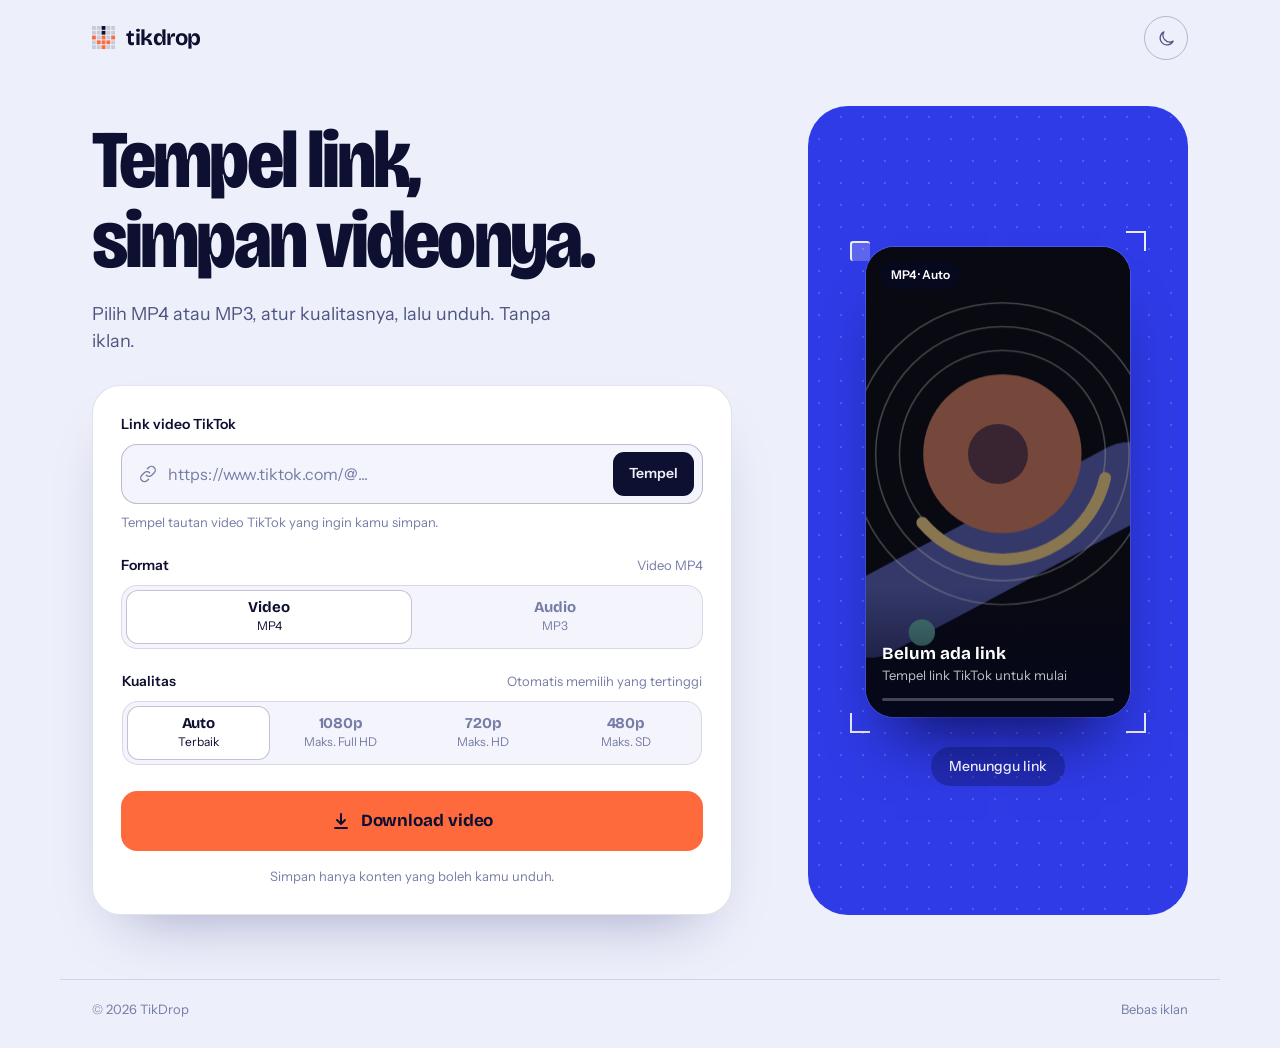
<file: frontend/index.html>
<!doctype html>
<html lang="id">
<head>
<meta charset="utf-8" />
<meta name="viewport" content="width=device-width, initial-scale=1, viewport-fit=cover" />
<meta name="theme-color" content="#0d1030" />
<meta name="color-scheme" content="dark light" />
<meta name="mobile-web-app-capable" content="yes" />
<meta name="apple-mobile-web-app-capable" content="yes" />
<meta name="apple-mobile-web-app-status-bar-style" content="black-translucent" />
<meta name="apple-mobile-web-app-title" content="TikDrop" />
<link rel="manifest" href="/manifest.json" />
<link rel="apple-touch-icon" sizes="180x180" href="/icons/apple-touch-icon.png" />
<meta name="description" content="TikDrop — simpan video TikTok sebagai MP4 atau MP3, tanpa iklan." />
<title>TikDrop — Tempel link, simpan videonya</title>
<link rel="icon" href="data:image/svg+xml,%3Csvg xmlns='http://www.w3.org/2000/svg' viewBox='0 0 32 32'%3E%3Crect width='32' height='32' rx='8' fill='%230d1030'/%3E%3Cpath d='M13 6h6v9h5l-8 9-8-9h5z' fill='%23ff6a3d'/%3E%3C/svg%3E" />
<link rel="preconnect" href="https://fonts.googleapis.com" />
<link rel="preconnect" href="https://fonts.gstatic.com" crossorigin />
<link href="https://fonts.googleapis.com/css2?family=Bricolage+Grotesque:opsz,wdth,wght@12..96,75..100,500..800&family=Instrument+Sans:wght@400..700&display=swap" rel="stylesheet" />
<link rel="stylesheet" href="style.css" />
<script>try{document.documentElement.dataset.theme=localStorage.getItem('tikdrop-theme')||(matchMedia('(prefers-color-scheme: light)').matches?'light':'dark')}catch(e){document.documentElement.dataset.theme='dark'}</script>
</head>
<body>
<header class="top">
  <a class="brand" href="#top" aria-label="TikDrop beranda">
    <svg viewBox="0 0 25 25" aria-hidden="true"><g fill="currentColor" opacity=".16"><rect x="0" y="0" width="4" height="4"/><rect x="5" y="0" width="4" height="4"/><rect x="15" y="0" width="4" height="4"/><rect x="20" y="0" width="4" height="4"/><rect x="5" y="5" width="4" height="4"/><rect x="15" y="5" width="4" height="4"/><rect x="0" y="5" width="4" height="4"/><rect x="20" y="5" width="4" height="4"/><rect x="5" y="10" width="4" height="4"/><rect x="15" y="10" width="4" height="4"/><rect x="0" y="15" width="4" height="4"/><rect x="20" y="15" width="4" height="4"/><rect x="0" y="20" width="4" height="4"/><rect x="5" y="20" width="4" height="4"/><rect x="15" y="20" width="4" height="4"/><rect x="20" y="20" width="4" height="4"/></g><g fill="currentColor"><rect x="10" y="0" width="4" height="4"/><rect x="10" y="5" width="4" height="4"/></g><g fill="#ff6a3d"><rect x="0" y="10" width="4" height="4"/><rect x="10" y="10" width="4" height="4"/><rect x="20" y="10" width="4" height="4"/><rect x="5" y="15" width="4" height="4"/><rect x="10" y="15" width="4" height="4"/><rect x="15" y="15" width="4" height="4"/><rect x="10" y="20" width="4" height="4"/></g></svg>
    <span>tikdrop</span>
  </a>
  <div class="top-actions">
  <button class="theme install-control" id="installButton" type="button" aria-label="Install TikDrop" title="Install TikDrop" hidden>
    <svg viewBox="0 0 24 24" aria-hidden="true"><rect x="5" y="3" width="14" height="18" rx="2.5" fill="none" stroke="currentColor" stroke-width="1.7"/><path d="M12 8v8m-4-4h8" fill="none" stroke="currentColor" stroke-width="1.7" stroke-linecap="round"/></svg>
  </button>
  <button class="theme" id="themeButton" type="button" aria-label="Ganti tema" title="Ganti tema">
    <svg class="sun" viewBox="0 0 24 24" aria-hidden="true"><circle cx="12" cy="12" r="3.7"/><path d="M12 2v2m0 16v2M4.9 4.9l1.4 1.4m11.4 11.4 1.4 1.4M2 12h2m16 0h2M4.9 19.1l1.4-1.4m11.4-11.4 1.4-1.4"/></svg>
    <svg class="moon" viewBox="0 0 24 24" aria-hidden="true"><path d="M20.4 15.3A8.6 8.6 0 0 1 8.7 3.6 8.7 8.7 0 1 0 20.4 15.3Z"/></svg>
  </button>
  </div>
</header>

<dialog class="install-help" id="installHelp" aria-labelledby="installHelpTitle">
  <form method="dialog">
    <h2 id="installHelpTitle">Tambahkan TikDrop ke Home Screen</h2>
    <p>Di Safari, ketuk tombol Bagikan, pilih <strong>Tambahkan ke Layar Utama</strong>, lalu ketuk Tambahkan.</p>
    <button class="go" type="submit">Mengerti</button>
  </form>
</dialog>

<main class="hero" id="top">
  <div class="lead">
    <h1 id="pageTitle"><span class="ln"><span>Tempel link,</span></span><span class="ln"><span>simpan videonya.</span></span></h1>
    <p>Pilih MP4 atau MP3, atur kualitasnya, lalu unduh. Tanpa iklan.</p>
  </div>

  <div class="panel" id="downloader">
    <label class="lbl" for="videoUrl">Link video TikTok</label>
    <div class="url" id="urlField">
      <svg class="lead-ico" viewBox="0 0 24 24" aria-hidden="true"><path d="M10 13.5a4.5 4.5 0 0 0 6.4 0l3-3a4.5 4.5 0 0 0-6.4-6.4l-1.7 1.7M14 10.5a4.5 4.5 0 0 0-6.4 0l-3 3a4.5 4.5 0 0 0 6.4 6.4l1.7-1.7"/></svg>
      <input id="videoUrl" type="url" inputmode="url" autocomplete="url" autocapitalize="off" spellcheck="false" placeholder="https://www.tiktok.com/@..." />
      <button class="clear" id="clearButton" type="button" aria-label="Hapus tautan">×</button>
      <button class="paste" id="pasteButton" type="button" aria-label="Tempel link dari clipboard">Tempel</button>
    </div>
    <p class="hint" id="fieldHint">Tempel tautan video TikTok yang ingin kamu simpan.</p>

    <div class="row"><span class="lbl">Format</span><span class="sub" id="formatHint">Video MP4</span></div>
    <div class="seg" id="formatSeg" style="--n:2;--i:0" role="group" aria-label="Pilih format download">
      <span class="thumb" aria-hidden="true"></span>
      <button class="format-option" data-format="video" type="button" aria-pressed="true"><strong>Video</strong><small>MP4</small></button>
      <button class="format-option" data-format="audio" type="button" aria-pressed="false"><strong>Audio</strong><small>MP3</small></button>
    </div>

    <div class="collapse" id="qualityRow">
      <div>
        <div class="row"><span class="lbl">Kualitas</span><span class="sub" id="qualityHint">Otomatis memilih yang tertinggi</span></div>
        <div class="seg" id="qualitySeg" style="--n:4;--i:0" role="group" aria-label="Pilih kualitas video">
          <span class="thumb" aria-hidden="true"></span>
          <button class="quality-option" data-quality="best" type="button" aria-pressed="true"><strong>Auto</strong><small>Terbaik</small></button>
          <button class="quality-option" data-quality="1080" type="button" aria-pressed="false"><strong>1080p</strong><small>Maks. Full HD</small></button>
          <button class="quality-option" data-quality="720" type="button" aria-pressed="false"><strong>720p</strong><small>Maks. HD</small></button>
          <button class="quality-option" data-quality="480" type="button" aria-pressed="false"><strong>480p</strong><small>Maks. SD</small></button>
        </div>
      </div>
    </div>

    <button class="go" id="downloadButton" type="button">
      <svg class="dl" viewBox="0 0 20 20" aria-hidden="true"><path d="M10 3v10m-4-4 4 4 4-4M4 17h12"/></svg>
      <span class="button-text">Download video</span>
    </button>
    <div class="message" id="message" role="status" aria-live="polite"></div>
    <p class="legal">Simpan hanya konten yang boleh kamu unduh.</p>
  </div>

  <aside class="stage" aria-hidden="true">
    <div class="vf" id="vf" data-state="idle">
      <i class="cn tl"></i><i class="cn tr"></i><i class="cn bl"></i><i class="cn br"></i>
      <div class="screen" id="screen">
          <canvas id="cv"></canvas><img id="videoThumbnail" class="preview-thumb" alt="" aria-hidden="true"><span class="scan"></span>
        <span class="tag" id="hudTag">MP4 · Auto</span>
        <svg class="glyph" viewBox="0 0 64 64"><circle cx="32" cy="32" r="30" fill="rgba(8,10,40,.55)"/><g class="g-idle" fill="none" stroke="#fff" stroke-width="3" stroke-linecap="round"><path d="M28 34a6 6 0 0 0 8.5 0l4-4a6 6 0 0 0-8.5-8.5l-2 2M36 30a6 6 0 0 0-8.5 0l-4 4a6 6 0 0 0 8.5 8.5l2-2"/></g><path class="g-ready" d="M26 21v22l18-11z" fill="#fff"/><path class="g-done" d="M20 33l8 8 16-17" fill="none" stroke="#ffc247" stroke-width="4" stroke-linecap="round" stroke-linejoin="round"/><path class="g-error" d="M32 20v15m0 8v1" fill="none" stroke="#ff8a8a" stroke-width="4" stroke-linecap="round"/></svg>
        <div class="cap"><b id="hudUser">Belum ada link</b><span id="hudMeta">Tempel link TikTok untuk mulai</span><div class="tl"><i></i></div></div>
      </div>
    </div>
    <p class="tray" id="tray">Menunggu link</p>
  </aside>
</main>

<footer class="foot"><span>© 2026 TikDrop</span><span>Bebas iklan</span></footer>
<script src="app.js"></script>
</body>
</html>
</file>
<file: frontend/style.css>
:root{--bg:#0d1030;--surface:#151a45;--field:#0f1338;--thumb:#2a3282;--ink:#eef0ff;--muted:#a3a9d6;--faint:#8087bd;--line:rgba(150,160,255,.15);--line2:rgba(150,160,255,.3);--accent:#ff6a3d;--on-accent:#0d1030;--stage:#2b35d8;--danger:#ff8f8f;--focus:#ff6a3d;--shadow:none;color-scheme:dark}
[data-theme=light]{--bg:#edeffa;--surface:#fff;--field:#f3f4fc;--thumb:#fff;--ink:#0d1030;--muted:#4f5580;--faint:#767ca6;--line:rgba(20,26,80,.12);--line2:rgba(20,26,80,.26);--stage:#2f3be6;--danger:#c42a2a;--focus:#2f3be6;--shadow:0 30px 60px -34px rgba(20,26,100,.4);color-scheme:light}
*{box-sizing:border-box}
html{scroll-behavior:smooth}
body{margin:0;min-width:320px;min-height:100vh;background:var(--bg);color:var(--ink);font:400 16px/1.5 'Instrument Sans',system-ui,sans-serif;overflow-x:hidden;transition:background .4s}
button,input{font:inherit;color:inherit}button{cursor:pointer;-webkit-tap-highlight-color:transparent}
a{color:inherit;text-decoration:none}p,h1{margin:0}
:focus-visible{outline:2px solid var(--focus);outline-offset:3px}
.top,.hero,.foot{width:min(1160px,100%);margin:0 auto;padding-left:clamp(18px,3vw,32px);padding-right:clamp(18px,3vw,32px)}
.top{height:76px;display:flex;align-items:center;justify-content:space-between}
.top-actions{display:flex;align-items:center;gap:8px}
.install-control[hidden]{display:none}
.brand{display:inline-flex;align-items:center;gap:10px;font:700 22px 'Bricolage Grotesque',sans-serif;letter-spacing:-.02em}.brand svg{width:24px;height:24px}
.theme{width:44px;height:44px;border-radius:50%;border:1px solid var(--line2);background:transparent;display:grid;place-items:center;color:var(--muted);position:relative;transition:color .2s,border-color .2s}
.theme:hover{color:var(--ink)}.theme svg{grid-area:1/1;width:19px;height:19px;fill:none;stroke:currentColor;stroke-width:1.6;stroke-linecap:round;stroke-linejoin:round;transition:transform .5s cubic-bezier(.3,1.4,.5,1),opacity .3s}
.install-help{width:min(420px,calc(100vw - 32px));padding:24px;border:1px solid var(--line2);border-radius:24px;background:var(--surface);color:var(--ink);box-shadow:var(--shadow)}
.install-help::backdrop{background:rgba(5,7,30,.64);backdrop-filter:blur(5px)}
.install-help form{display:grid;gap:12px}.install-help h2{font:700 24px/1.1 'Bricolage Grotesque',sans-serif}.install-help p{color:var(--muted);font-size:15px}.install-help .go{height:52px;margin-top:4px}
[data-theme=dark] .moon,[data-theme=light] .sun{opacity:0;transform:rotate(-80deg) scale(.4)}
.hero{display:grid;grid-template-columns:minmax(0,1fr) 380px;grid-template-areas:"lead stage" "panel stage";column-gap:clamp(28px,4vw,56px);row-gap:30px;padding-top:30px;padding-bottom:64px;align-items:start}
.lead{grid-area:lead;padding-top:14px}
h1{font:800 clamp(44px,6.4vw,84px)/.98 'Bricolage Grotesque',sans-serif;font-stretch:84%;letter-spacing:-.035em}
.ln{display:block;overflow:hidden;padding-bottom:.1em;margin-bottom:-.1em}.ln>span{display:block;animation:rise 1s cubic-bezier(.2,.8,.2,1) both}.ln+.ln>span{animation-delay:.1s}
@keyframes rise{from{transform:translateY(105%)}}
.lead p{margin-top:20px;max-width:42ch;color:var(--muted);font-size:18px}
.panel{grid-area:panel;max-width:640px;background:var(--surface);border:1px solid var(--line);border-radius:28px;padding:28px;box-shadow:var(--shadow);transition:background .4s}
.lbl{font-size:14px;font-weight:600;display:block}.sub{font-size:13px;color:var(--faint);text-align:right}
.row{display:flex;justify-content:space-between;align-items:baseline;gap:12px;margin:22px 0 9px}.panel>.lbl{margin-bottom:9px}
.url{height:60px;display:flex;align-items:center;gap:8px;padding:0 8px 0 16px;background:var(--field);border:1.5px solid var(--line2);border-radius:16px;transition:border-color .2s,box-shadow .2s}
.url:focus-within{border-color:var(--focus);box-shadow:0 0 0 4px color-mix(in srgb,var(--focus) 18%,transparent)}
.url.invalid{border-color:var(--danger);animation:shake .4s}
@keyframes shake{25%{transform:translateX(-6px)}60%{transform:translateX(5px)}85%{transform:translateX(-2px)}}
.lead-ico{width:20px;height:20px;flex:none;fill:none;stroke:var(--faint);stroke-width:1.6;stroke-linecap:round}
.url input{flex:1;min-width:0;height:100%;border:0;outline:0;background:none;font-size:16px}.url input::placeholder{color:var(--faint)}
.paste{height:44px;padding:0 16px;border:0;border-radius:11px;background:var(--ink);color:var(--bg);font-weight:600;font-size:14px;transition:transform .15s}.paste:active{transform:scale(.96)}
.clear{display:none;width:44px;height:44px;flex:none;border:0;border-radius:50%;background:none;color:var(--faint);font-size:22px;line-height:1;padding:0}.clear.visible{display:block}.clear:hover{color:var(--ink)}
.hint{font-size:13px;color:var(--faint);margin-top:9px;min-height:20px}.hint.error{color:var(--danger)}
.seg{position:relative;display:grid;grid-auto-flow:column;grid-auto-columns:1fr;padding:4px;background:var(--field);border:1px solid var(--line);border-radius:16px}
.thumb{position:absolute;top:4px;bottom:4px;left:4px;width:calc((100% - 8px)/var(--n));border-radius:12px;background:var(--thumb);border:1px solid var(--line2);transform:translateX(calc(var(--i)*100%));transition:transform .5s cubic-bezier(.34,1.3,.5,1)}
.seg button{position:relative;z-index:1;height:54px;border:0;background:none;display:grid;align-content:center;justify-items:center;gap:1px;color:var(--faint);transition:color .25s}
.seg strong{font:700 15px 'Bricolage Grotesque',sans-serif;letter-spacing:-.01em}.seg small{font-size:12px}
.seg button[aria-pressed=true]{color:var(--ink)}
.collapse{display:grid;grid-template-rows:1fr;transition:grid-template-rows .45s cubic-bezier(.3,.8,.2,1),opacity .3s}.collapse>div{overflow:hidden;min-height:0;padding:0 1px}
.collapse.audio-mode{grid-template-rows:0fr;opacity:0}
.go{width:100%;height:60px;margin-top:26px;border:0;border-radius:16px;background:var(--accent);color:var(--on-accent);display:flex;align-items:center;justify-content:center;gap:10px;font:700 17px 'Bricolage Grotesque',sans-serif;letter-spacing:-.005em;position:relative;overflow:hidden;transition:transform .2s cubic-bezier(.3,1.4,.5,1),filter .2s}
.go:hover{transform:translateY(-2px);filter:brightness(1.06)}.go:active{transform:scale(.985)}.go:disabled{cursor:wait}
.go::after{content:'';position:absolute;inset:0;background:linear-gradient(100deg,transparent 30%,rgba(255,255,255,.4) 50%,transparent 70%);transform:translateX(-100%)}
.go.loading::after{animation:sweep 1.1s ease-in-out infinite}@keyframes sweep{to{transform:translateX(100%)}}
.dl{width:20px;height:20px;fill:none;stroke:currentColor;stroke-width:2;stroke-linecap:round;stroke-linejoin:round}.go:hover:not(:disabled) .dl{animation:bob .8s ease-in-out infinite}.go.loading .dl{animation:spin 1s linear infinite;stroke-dasharray:48;opacity:.7}
@keyframes bob{50%{transform:translateY(3px)}}@keyframes spin{to{transform:rotate(360deg)}}
.message{font-size:14px;line-height:1.5;overflow-wrap:anywhere}.message:not(:empty){margin-top:14px;padding:11px 14px;border-radius:12px;background:var(--field);border:1px solid var(--line)}
.message.error{color:var(--danger);border-color:color-mix(in srgb,var(--danger) 40%,transparent)}.message.success{color:var(--ink)}
.legal{margin-top:16px;font-size:13px;color:var(--faint);text-align:center}
.stage{grid-area:stage;align-self:stretch;position:relative;display:flex;flex-direction:column;align-items:center;justify-content:center;gap:30px;padding:48px 24px 36px;border-radius:40px;color:#fff;background:var(--stage) radial-gradient(rgba(255,255,255,.17) 1px,transparent 1.4px) 0 0/22px 22px;transition:background-color .4s}
.vf{--o:16px;position:relative;width:min(100%,264px)}
.screen{position:relative;aspect-ratio:9/16;border-radius:28px;overflow:hidden;background:#0a0e2a;box-shadow:0 44px 60px -30px rgba(4,6,50,.75),0 0 0 1px rgba(255,255,255,.14)}
.screen.drop{animation:drop .8s cubic-bezier(.3,0,.2,1)}
@keyframes drop{25%{transform:translateY(-10px)}55%{transform:translateY(16px) scale(.97,1.02)}78%{transform:translateY(-3px)}}
canvas{position:absolute;inset:0;width:100%;height:100%;transition:filter .7s}
.preview-thumb{position:absolute;z-index:1;inset:0;width:100%;height:100%;object-fit:cover;opacity:0;pointer-events:none;transition:opacity .3s}
.screen.has-thumbnail .preview-thumb{opacity:1}
.scan,.tag,.glyph,.cap{z-index:2}
[data-state=idle] canvas{filter:saturate(.5) brightness(.6)}[data-state=error] canvas{filter:grayscale(1) brightness(.45)}
.scan{position:absolute;left:0;right:0;top:-38%;height:38%;background:linear-gradient(transparent,rgba(255,255,255,.3));border-bottom:2px solid #fff;opacity:0}
[data-state=busy] .scan{opacity:1;animation:scan 1.3s cubic-bezier(.5,0,.3,1) infinite}@keyframes scan{to{transform:translateY(365%)}}
.tag{position:absolute;top:14px;left:14px;padding:5px 11px;border-radius:99px;background:rgba(8,10,40,.6);backdrop-filter:blur(8px);font-size:12px;font-weight:600}
.glyph{position:absolute;left:50%;top:44%;width:64px;height:64px;margin:-32px 0 0 -32px;transition:opacity .35s,transform .5s cubic-bezier(.3,1.5,.5,1)}
.glyph g,.glyph path{display:none}[data-state=idle] .g-idle,[data-state=ready] .g-ready,[data-state=done] .g-done,[data-state=error] .g-error{display:block}
[data-state=busy] .glyph{opacity:0;transform:scale(.5)}
.cap{position:absolute;inset:auto 0 0;padding:56px 16px 16px;display:grid;gap:2px;background:linear-gradient(transparent,rgba(5,7,30,.8))}
.cap b{font:700 17px 'Bricolage Grotesque',sans-serif;overflow:hidden;text-overflow:ellipsis;white-space:nowrap}.cap span{font-size:13px;opacity:.75}
.tl{height:3px;margin-top:10px;border-radius:3px;background:rgba(255,255,255,.25);overflow:hidden}.tl i{display:block;height:100%;background:#fff;transform:scaleX(0);transform-origin:left;transition:transform .6s}
[data-state=ready] .tl i,[data-state=busy] .tl i{animation:play 5s linear infinite}[data-state=done] .tl i{transform:scaleX(1);background:#ffc247}@keyframes play{to{transform:scaleX(1)}}
.cn{position:absolute;width:20px;height:20px;border:0 solid #fff;opacity:.9;transition:transform .55s cubic-bezier(.3,1.5,.5,1),border-color .3s}
.tl.cn{top:0;left:0}
.cn.tl{top:0;left:0;border-width:2px 0 0 2px;transform:translate(calc(-1*var(--o)),calc(-1*var(--o)))}
.cn.tr{top:0;right:0;border-width:2px 2px 0 0;transform:translate(var(--o),calc(-1*var(--o)))}
.cn.bl{bottom:0;left:0;border-width:0 0 2px 2px;transform:translate(calc(-1*var(--o)),var(--o))}
.cn.br{bottom:0;right:0;border-width:0 2px 2px 0;transform:translate(var(--o),var(--o))}
[data-state=ready],[data-state=busy],[data-state=done]{--o:8px}[data-state=done] .cn{border-color:#ffc247}[data-state=error] .cn{border-color:#ff8f8f}
.tray{font-size:14px;font-weight:500;text-align:center;opacity:.9;max-width:100%;overflow:hidden;text-overflow:ellipsis;white-space:nowrap;padding:9px 18px;border-radius:99px;background:rgba(8,10,60,.35)}
.foot{display:flex;justify-content:space-between;padding-top:20px;padding-bottom:28px;border-top:1px solid var(--line);color:var(--faint);font-size:13px}
@media (max-width:900px){
  .hero{grid-template-columns:minmax(0,1fr);grid-template-areas:"lead" "stage" "panel";row-gap:18px;padding-top:12px}
  .panel{max-width:none;padding:20px}.lead p{font-size:16px;margin-top:14px}
  .stage{flex-direction:row;justify-content:flex-start;gap:18px;padding:16px 18px;border-radius:26px}
  .vf{width:64px;flex:none;--o:5px}.screen{border-radius:12px}.cn{width:9px;height:9px}
  .tag,.glyph,.cap{display:none}.tray{background:none;padding:0;text-align:left;white-space:normal;font-size:15px}
}
@media (max-width:420px){.url{padding-left:12px}.paste{padding:0 12px}.seg button{height:52px}}
::view-transition-old(root),::view-transition-new(root){animation:none;mix-blend-mode:normal}
@media (prefers-reduced-motion:reduce){*,*::before,*::after{animation-duration:.01ms!important;animation-iteration-count:1!important;transition-duration:.01ms!important;scroll-behavior:auto!important}}
</file>
